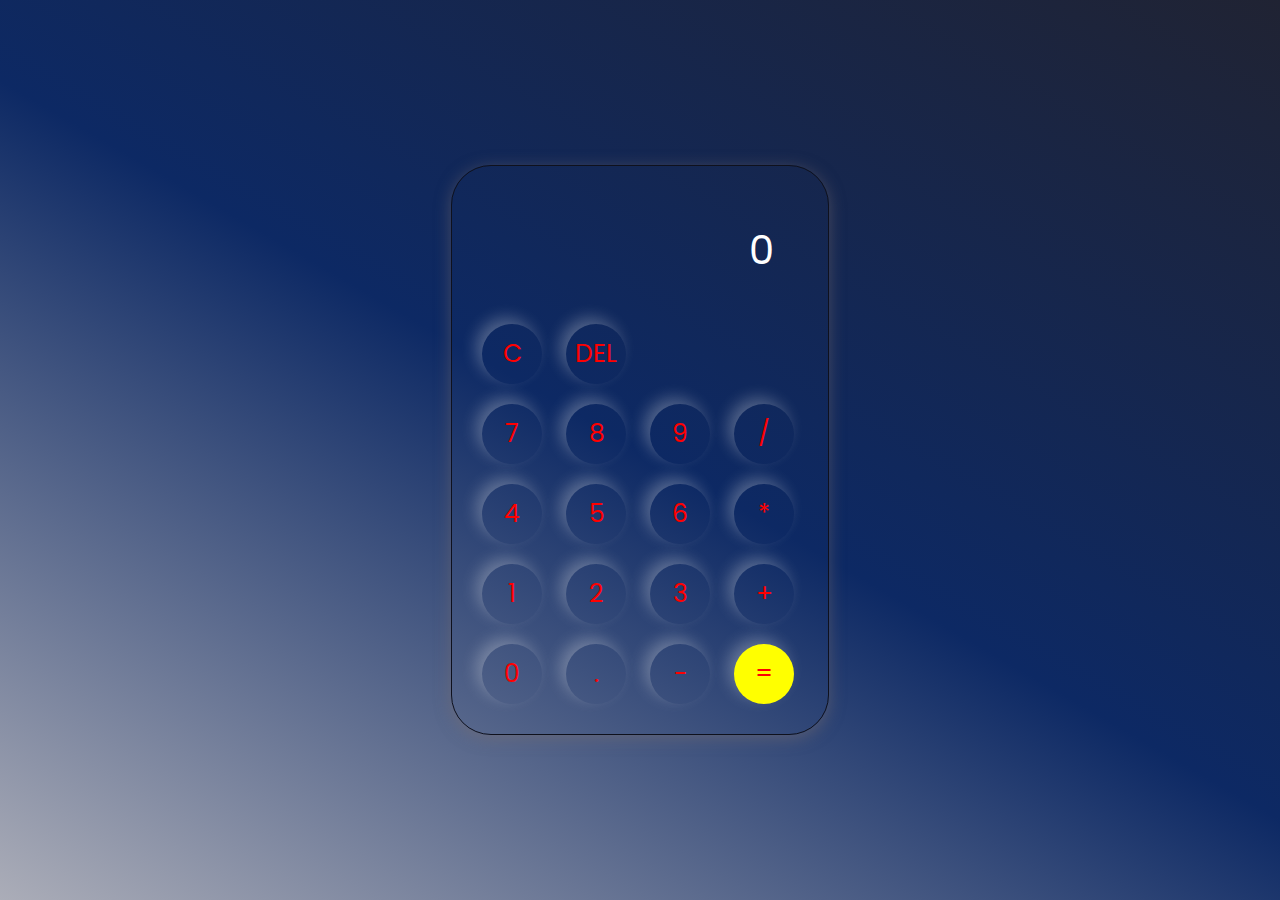
<file: calculator/index.html>
<!DOCTYPE html>
<html lang="en">
    <head>
        <meta charset="UTF-8">
        <meta http-equiv="X-UA-Compatible" content="IE=edge">
        <meta name="viewpoint" content="width=device-width,initial-scale=1">

        <title>Calculator</title>
        <link rel="stylesheet" href="style.css">
    </head>
    <body>
        <div class="claculator">
            <input type="text" placeholder="0" id="input1">
            <div>
                <button>C</button>
                <button>DEL</button>


            </div>

            <div>
                <button>7</button>
                <button>8</button>
                <button>9</button>
                <button>/</button>

            </div>
            <div>
                <button>4</button>
                <button>5</button>
                <button>6</button>
                <button>*</button>

            </div>
            <div>
                <button>1</button>
                <button>2</button>
                <button>3</button>
                <button>+</button>

            </div>
            <div>
                <button>0</button>
                <button>.</button>
                <button>-</button>
                <button class="equalB">=</button>

            </div>
        </div>

        <script src="script.js"></script>
    </body>
</html>
</file>
<file: calculator/style.css>
@import url('https://fonts.googleapis.com/css2?family=Poppins:wght@700&display=swap');
*{
    margin: 0;
    padding: 0;
    box-sizing: border-box;
    font-family: 'Poppins', sans-serif;
}
body{ 
    width:100%;
    height: 100vh;
    display: grid;
    justify-content: center;
    align-items: center;
    background: linear-gradient(30deg,#abadb8,#0d2964,#202333);

}

.claculator{
    border: 1px solid #0f111d;
    padding: 20px;
    border-radius: 40px;
    background: transparent;
    box-shadow: 0px 3px 16px rgba(125, 112, 110, 0.5);
}

input{
    width: 300px;
    border: none;
    padding: 16px;
    margin: 18px;
    background: transparent;
    box-shadow: 0px 3px 16px rgbs(89, 89, 89, 0.1) ;
    font-size: 40px;
    text-align: right;
    cursor: pointer;
    color: gray;
}

input::placeholder{
    color:#ffffff;
}
button{
    border: none;
    width: 60px;
    height: 60px;
    margin: 10px;
    border-radius: 100%;
    background: transparent;
    color: red;
    font-size: 25px;
    box-shadow: -6px -6px 16px rgba(234, 234, 234,0.3);
    cursor: pointer;
}

.equalB{
    background-color: yellow
}
</file>
